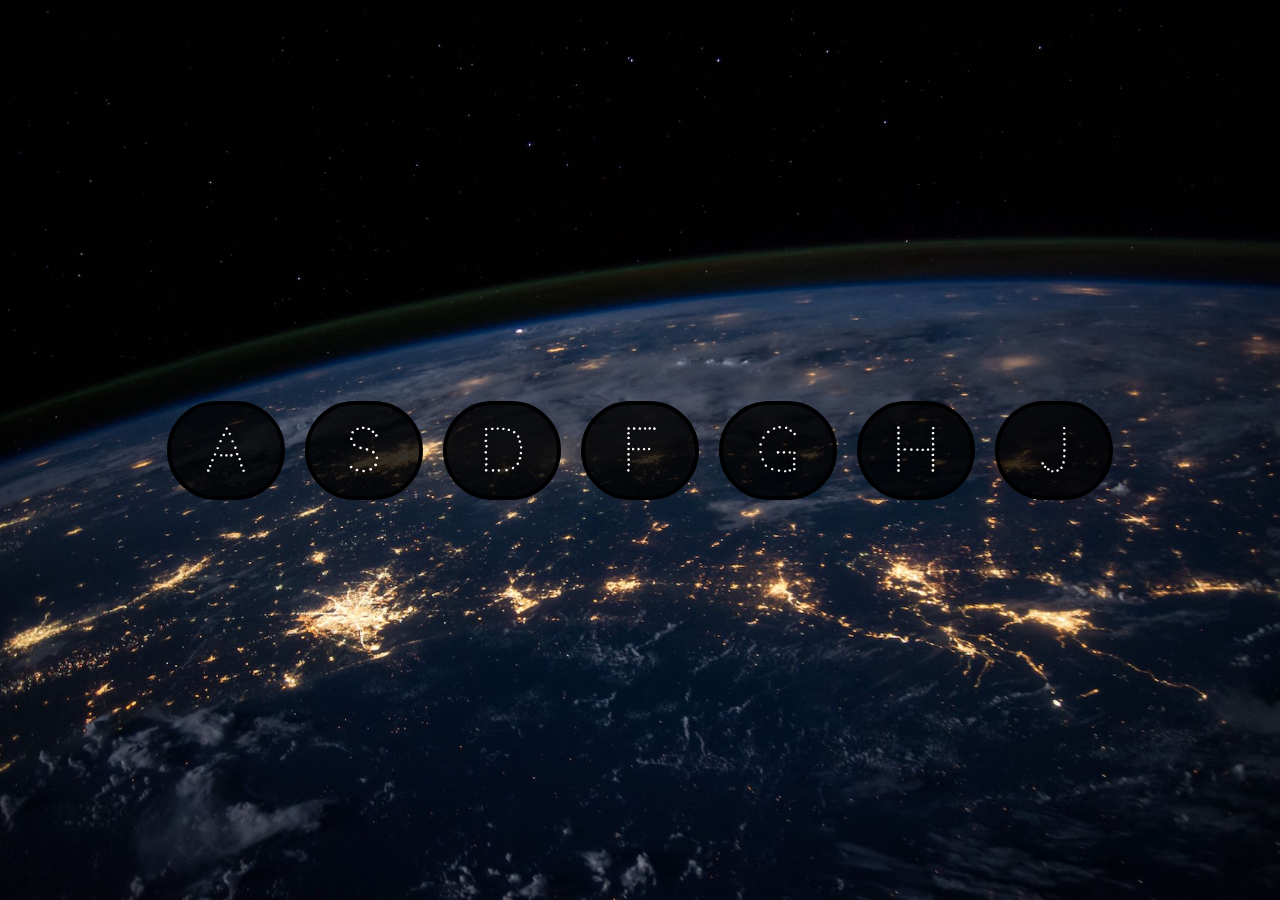
<file: 01--Space-Drumkit/index.html>
<!DOCTYPE html>
<html lang="en" dir="ltr">

<head>
  <meta charset="utf-8">
  <title>JavaScript30 • Day O1 • Space Drumkit</title>
  <link rel="stylesheet" href="style.css">
  <link href="https://fonts.googleapis.com/css?family=Codystar&display=swap" rel="stylesheet">
  <!--  <script src="script.js"></script>-->
</head>

<body>
  <div class="keys">
    <div data-key="65" class="key">
      <kbd>A</kbd>
    </div>
    <div data-key="83" class="key">
      <kbd>S</kbd>
    </div>
    <div data-key="68" class="key">
      <kbd>D</kbd>

    </div>
    <div data-key="70" class="key">
      <kbd>F</kbd>
    </div>
    <div data-key="71" class="key">
      <kbd>G</kbd>
    </div>
    <div data-key="72" class="key">
      <kbd>H</kbd>
    </div>
    <div data-key="74" class="key">
      <kbd>J</kbd>
    </div>
  </div>

  <audio data-key="65" src="audio/01-intro.mov"></audio>
  <audio data-key="83" src="audio/02-intro.mov"></audio>
  <audio data-key="68" src="audio/03-drums.mov"></audio>
  <audio data-key="70" src="audio/04-rising.mov"></audio>
  <audio data-key="71" src="audio/05-rising.mov"></audio>
  <audio data-key="72" src="audio/06-rising.mov"></audio>
  <audio data-key="74" src="audio/07-closing.mov"></audio>

  <script>
    function removeTransition(e) {
      if (e.propertyName !== 'transform') return;
      e.target.classList.remove('playing');
    }

    function playSound(e) {
      const audio = document.querySelector(`audio[data-key="${e.keyCode}"]`);
      const key = document.querySelector(`div[data-key="${e.keyCode}"]`);
      if (!audio) return;

      key.classList.add('playing');
      audio.currentTime = 0;
      audio.play();
    }

    const keys = Array.from(document.querySelectorAll('.key'));
    keys.forEach(key => key.addEventListener('transitionend', removeTransition));
    window.addEventListener('keydown', playSound);
  </script>

</body>

</html>
</file>
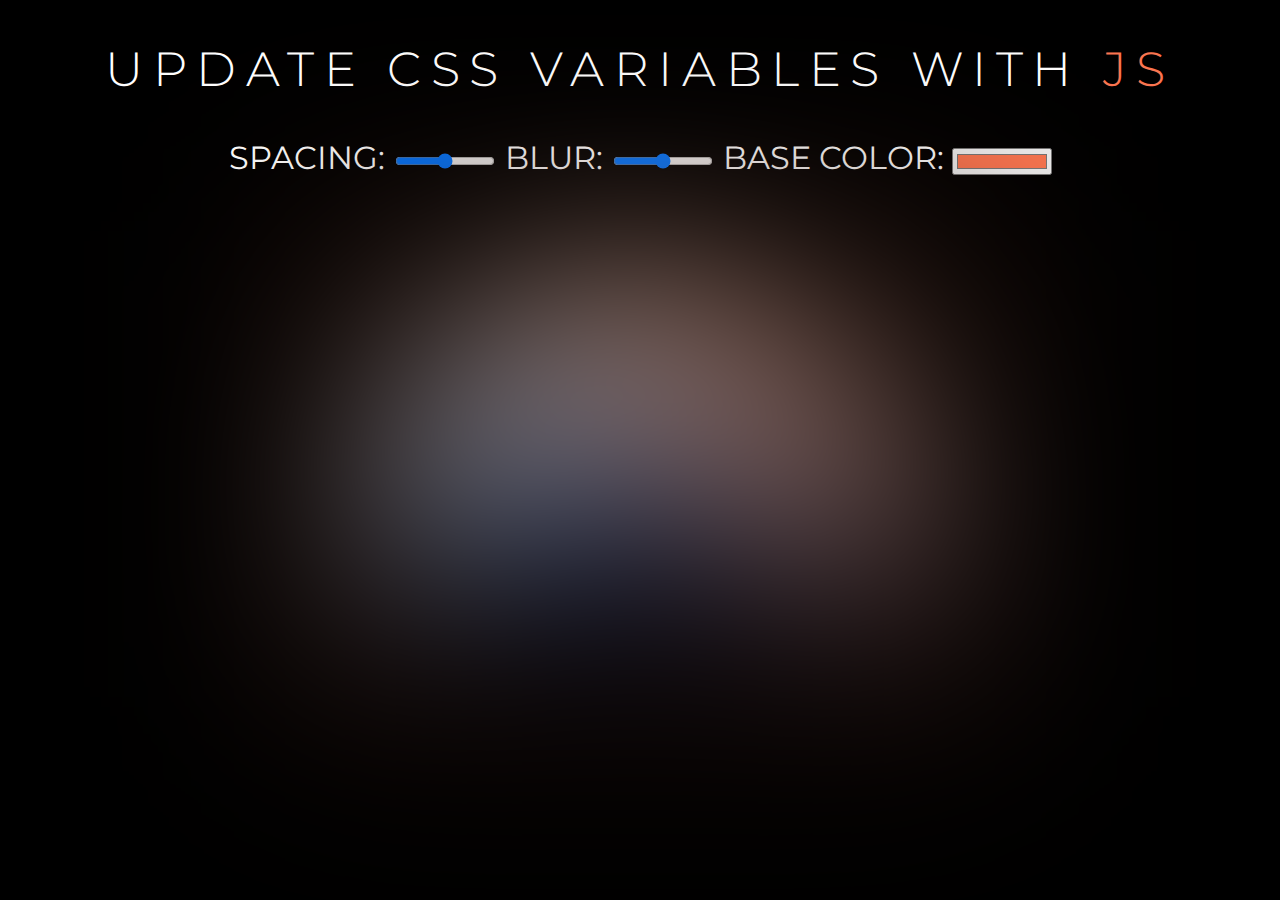
<file: 03--CSS-Variables/index.html>
<!DOCTYPE html>
<html lang="en" dir="ltr">

<head>
  <meta charset="utf-8">
  <title>Scoped CSS Variables and JS</title>

  <link rel="stylesheet" href="style.css">
  <link href="https://fonts.googleapis.com/css?family=Montserrat:300,400&display=swap" rel="stylesheet">

</head>

<body>

  <h2> Update CSS Variables with <span class="hl">JS</span></h2>

  <div class="controls">
    <label for="spacing">Spacing:</label>
    <input type="range" name="spacing" min="0" max="200" data-sizing="px" />
    <!-- We add the data-sizing option so we can specify that the values are in pixels -->

    <label for="blue">Blur:</label>
    <input type="range" name="blur" min="0" max="200" data-sizing="px" />

    <label for="base">Base Color:</label>
    <input type="color" name="base" value="#fa7550" />

    <img src="jupiter.jpg" />

  </div>

  <script>
    //Grabbing control inputs in the whole document and putting them into a variable. This returns a Node list (≠ array).
    const inputs = document.querySelectorAll('.controls input');


    function handleUpdate() {
      //"dataset" is an object that contains all the data attributes of this specific element.
      const suffix = this.dataset.sizing || '';

      document.documentElement.style.setProperty(`--${this.name}`, this.value + suffix)


    }

    //Listening for a change event in each of the inputs, looping over each one with an arrow function.
    inputs.forEach(input => input.addEventListener('change', handleUpdate))
    //This means we are listening for the 'change' event, and then calling handleUpdate.

    inputs.forEach(input => input.addEventListener('mousemove', handleUpdate))
    //Ensures the input is detected while you drag it with the mouse.
  </script>


</body>

</html>
</file>
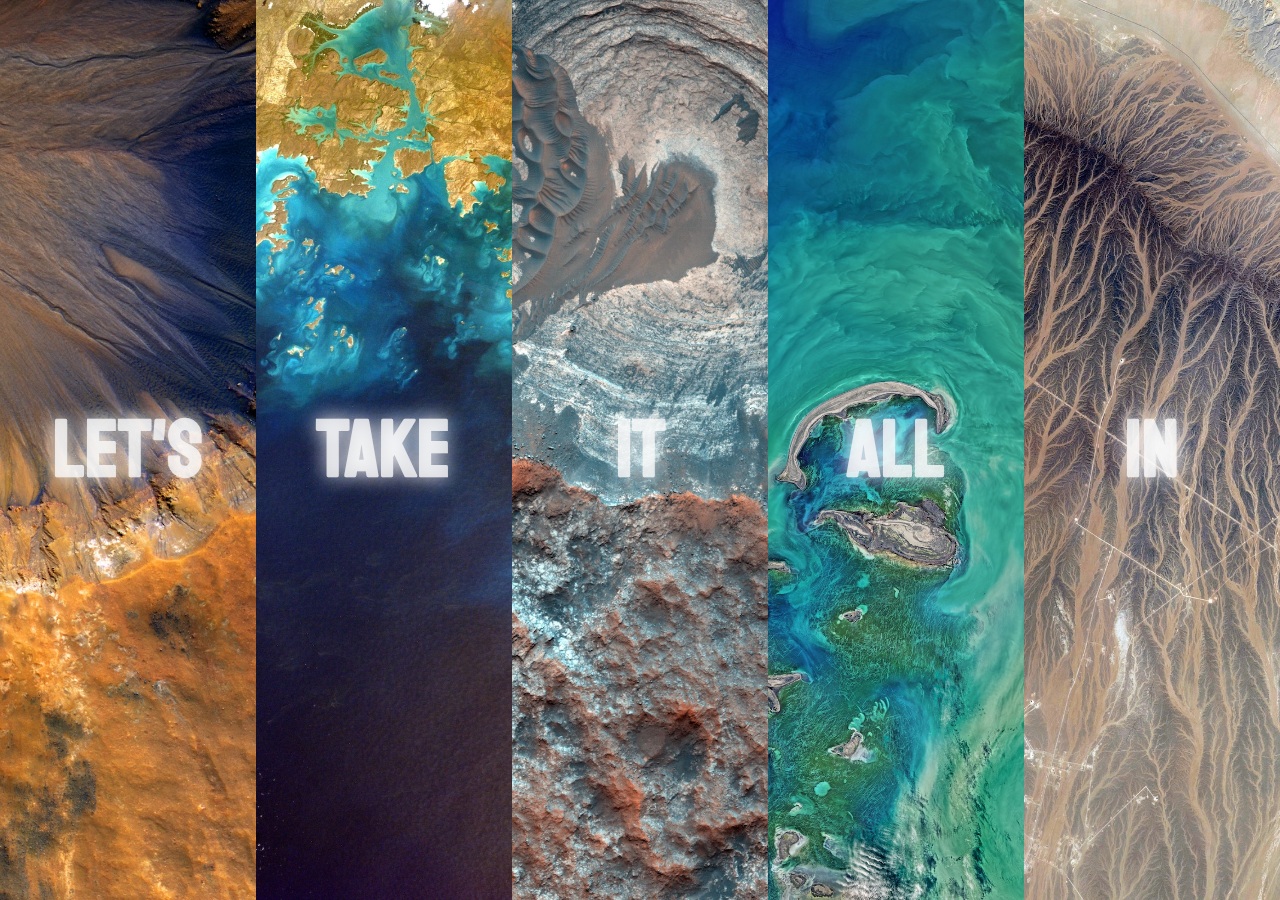
<file: 05--Flex-Panels-Image-Gallery/index.html>
<!DOCTYPE html>
<html lang="en">
<head>
    <meta charset="UTF-8">
    <meta name="viewport" content="width=device-width, initial-scale=1.0">
    <meta http-equiv="X-UA-Compatible" content="ie=edge">
    
    <link rel="stylesheet" href="style.css">
    <link href="https://fonts.googleapis.com/css?family=Staatliches&display=swap" rel="stylesheet">

    <title>Flex Gallery</title>

</head>

<body>

    <div class="panels">

        <div class="panel panel1">
            <p>Hey</p>
            <p>Let's</p>
            <p>Dance</p>
        </div>

        <div class="panel panel2">
            <p>Give</p>
            <p>Take</p>
            <p>Receive</p>
        </div>

        <div class="panel panel3">
            <p>Experience</p>
            <p>It</p>
            <p>Today</p>
        </div>

        <div class="panel panel4">
            <p>Give</p>
            <p>All</p>
            <p>You can</p>
        </div>

        <div class="panel panel5">
            <p>Life</p>
            <p>In</p>
            <p>Motion</p>
        </div>

    </div>

    <script>
        //Grabbing all panels on the page
        const panels = document.querySelectorAll('.panel');

        //Creating a function that toggled the class .open into each panel. 
        function toggleOpen(){
            this.classList.toggle('open');
        }

        function toggleActive(e){

            //Will ensure the toggle happens only at the transitionend of the flex grow event. 
            if(e.propertyName.includes('flex')){
                this.classList.toggle('open-active');
            }

        }

        //Take each of the panels, loop over each one of them, listen for a click on each one of them, and then apply the function when it does.  
        panels.forEach(panel => panel.addEventListener('click', toggleOpen));

        //Same as above, but listening to the end of a transition.
        panels.forEach(panel => panel.addEventListener('transitionend', toggleActive));

    </script>
</body>
</html>
</file>
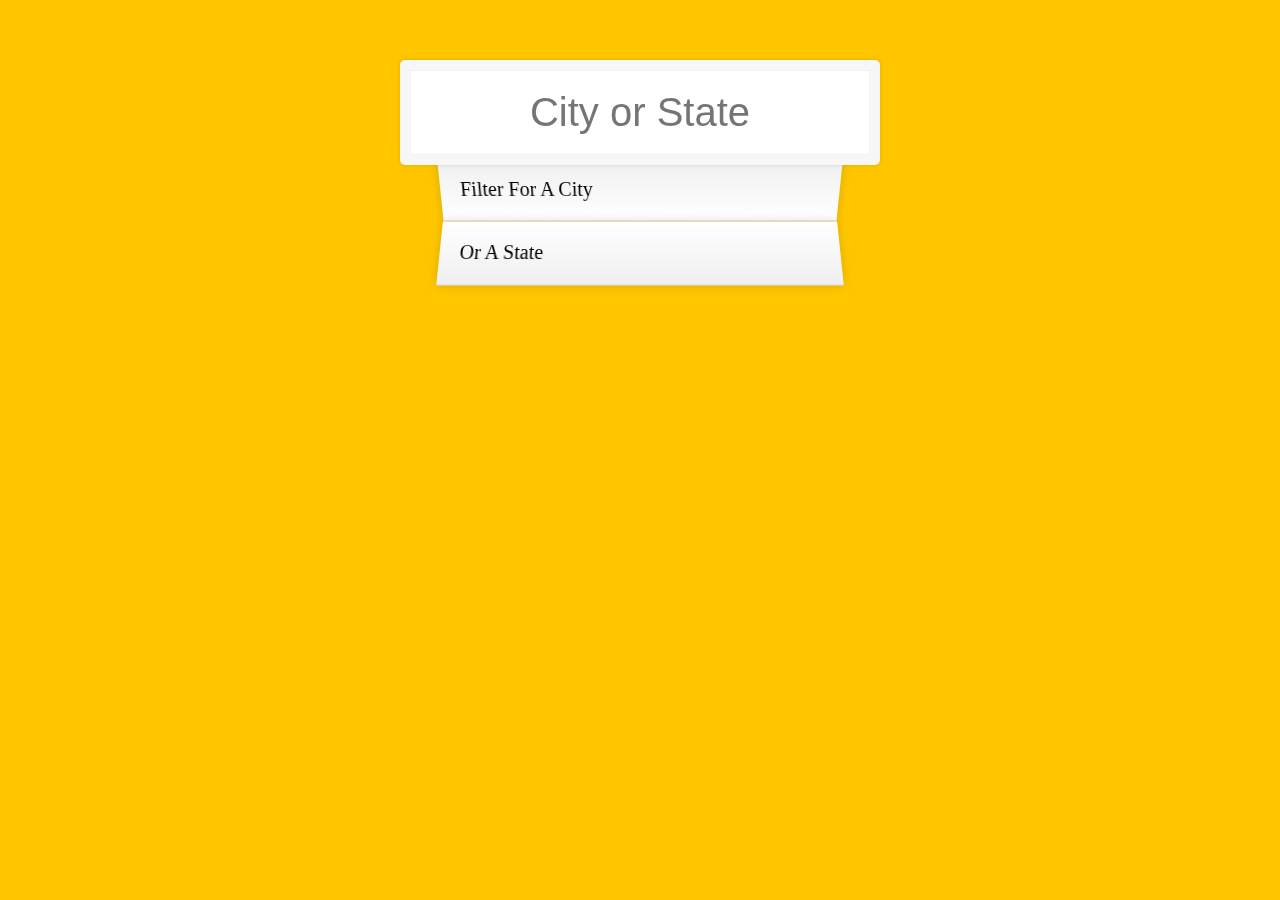
<file: 06--Ajax-Type-Ahead/index.html>
<!DOCTYPE html>
<html lang="en">
<head>
  <meta charset="UTF-8">
  <title>Cities List</title>
  <link rel="stylesheet" href="style.css">
</head>
<body>

  <form class="search-form">
    <input type="text" class="search" placeholder="City or State">
    <ul class="suggestions">
      <li>Filter for a city</li>
      <li>or a state</li>
    </ul>
  </form>
<script>
const endpoint = 'https://gist.githubusercontent.com/Miserlou/c5cd8364bf9b2420bb29/raw/2bf258763cdddd704f8ffd3ea9a3e81d25e2c6f6/cities.json';

const cities = [];

fetch(endpoint)
.then (blob => blob.json())
.then(data => cities.push(...data))

function findMatches(wordToMatch, cities)
{
    return cities.filter(place => {
        //Finding out if the city or state matches the user's input. 
        const regex = new RegExp(wordToMatch, 'gi');
        //Placing variable into a regular expressions. 'g' = global, 'i' = (case) insensitive

        return place.city.match(regex) || place.state.match(regex);
        //returning city or state that matches our regular expression. 
    })
}

function numberWithCommas(x) {
  return x.toString().replace(/\B(?=(\d{3})+(?!\d))/g, ',');
}

function displayMatches(){
    const matchArray = findMatches(this.value, cities);
    
    const html = matchArray.map(place => {
       
       //Finding the typed in value wiht a RegEx and replacing it with highlighted text. 
        const regex= new RegExp(this.value, 'gi');

        const cityName = place.city.replace(regex, `<span class ="hl">${this.value}</span>`);

        const stateName = place.state.replace(regex, `<span class ="hl">${this.value}</span>`);

        return `
            <li>
                 <span class="name">${cityName},${stateName}</span>
                 <span class="population"> ${numberWithCommas(place.population)}</span>
            </li>
        `;
    }).join('');
    //Turning it from an array with multipme items into a single string.

    suggestions.innerHTML = html;
}

const searchInput = document.querySelector('.search');
const suggestions = document.querySelector('.suggestions');

searchInput.addEventListener('change', displayMatches);
searchInput.addEventListener('keyup', displayMatches)



</script>
</body>
</html>
</file>
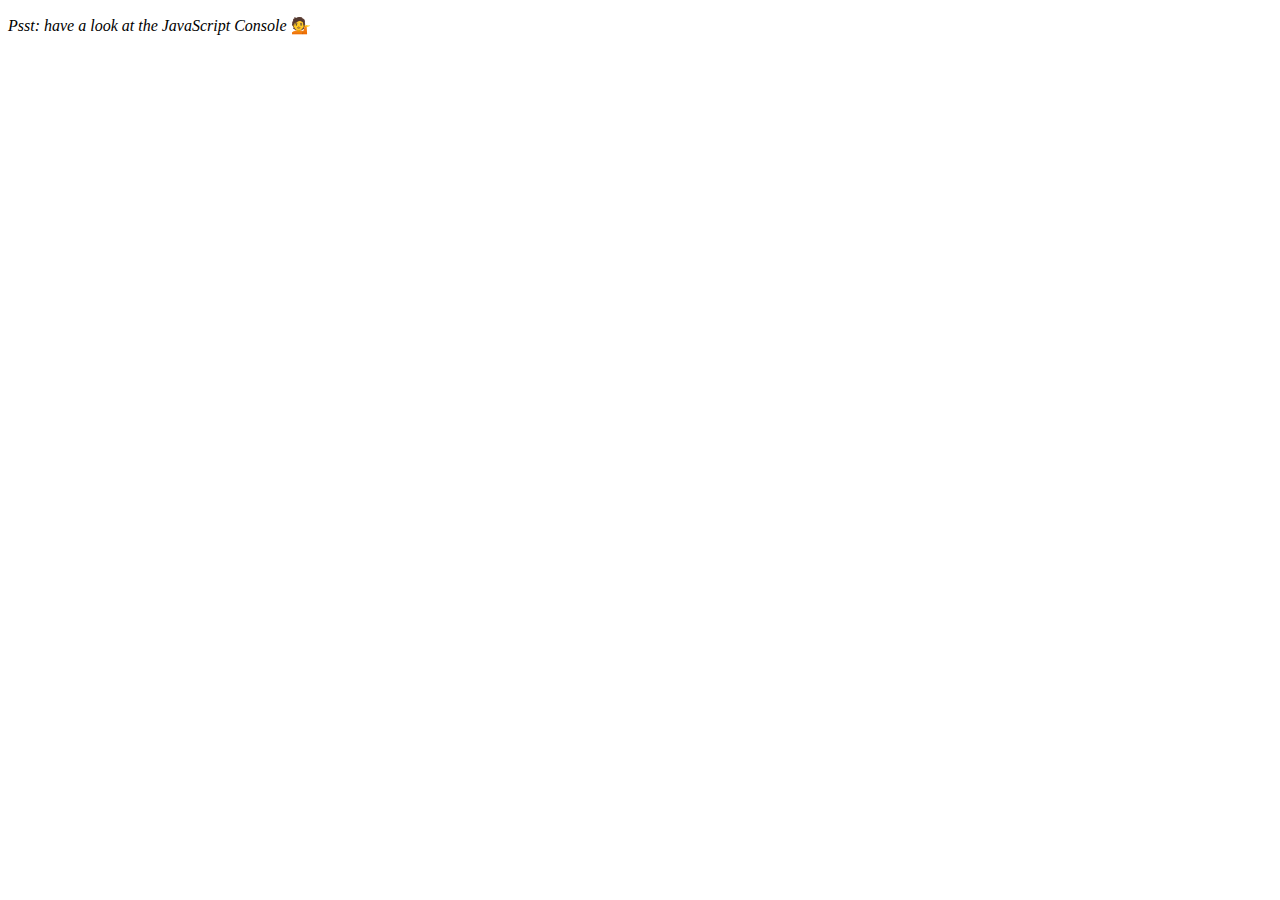
<file: 07_Array_Cardio_2/index.html>
<!DOCTYPE html>
<html lang="en">

<head>
    <meta charset="UTF-8">
    <title>Array Cardio 💪💪</title>
</head>

<body>
    <p><em>Psst: have a look at the JavaScript Console</em> 💁</p>
    <script>
        // ## Array Cardio Day 2
        const people = [
            { name: 'Wes', year: 1988 },
            { name: 'Kait', year: 1986 },
            { name: 'Irv', year: 1970 },
            { name: 'Lux', year: 2015 }
        ];
        const comments = [
            { text: 'Love this!', id: 523423 },
            { text: 'Super good', id: 823423 },
            { text: 'You are the best', id: 2039842 },
            { text: 'Ramen is my fav food ever', id: 123523 },
            { text: 'Nice Nice Nice!', id: 542328 }
        ];

        // Array.prototype.some() - Is at least one person 19 or older?
        //Will check is some items in an array meet a certain criteria.

        // const isAdult = people.some(function (person) {
        //     const currentYear = (new Date()).getFullYear();
        //     if (currentYear - person.year >= 19) { return true; }
        // });

        const isAdult = people.some(person => (new Date()).getFullYear() - person.year >= 19);

        // Array.prototype.every() - Is everyone 19 or older?
        //Will check if every item in an array meets a certain criteria.
        const allAdults = people.every(person => (new Date()).getFullYear() - person.year >= 19);

        // Array.prototype.find() - Find the comment with the ID of 823423
        // Find is like filter, but instead returns just the one you are looking for
        const comment = comments.find(comment => (comment.id === 823423));

        // Array.prototype.findIndex() - Delete the comment with the ID of 823423
        //Finds where something is inside of the array.
        const index = comments.findIndex(comment => comment.id === 823423);
        console.log(index);

        //To remove that index from the array, you can splice it as such: 
        //comments.splice(index, 1);
        //Or you can make a new array which uses slices of the old one 
        const newComments = [
            ...comments.slice(0, index),
            ...comments.slice(index + 1)
        ];
    </script>
</body>

</html>
</file>
<file: 01--Space-Drumkit/style.css>
:root {
  --black: 0, 0, 0;
  --accentColor: white;
}

html {
  font-size: 10px;
  background: url("nasa.jpg") bottom center;
  background-size: cover;
}

body, html {
  margin: 0;
  padding: 0;
  font-family: sans-serif;
}

.keys {
  display: flex;
  flex: 1;
  min-height: 100vh;
  align-items: center;
  justify-content: center;
}

.key {
  border: .4rem solid rgba(var(--black), 1);
  border-radius: 10rem;
  margin: 1rem;
  font-size: 1.5rem;
  padding: 1rem .5rem;
  transition: all 1s ease;
  width: 10rem;
  text-align: center;
  color: white;
  background: rgba(var(--black), 0.8);
  text-shadow: 0 0 .5rem rgba(var(--black), 0.5);
}

.playing {
  transform: scale(1.1);
  border-color: var(--accentColor);
  box-shadow: 0 0 1rem var(--accentColor);
}

kbd {
  display: block;
  font-size: 6rem;
  font-family: 'Codystar', sans-serif;
}

.sound {
  font-size: 1.2rem;
  text-transform: uppercase;
  letter-spacing: .1rem;
  color: white;
}
</file>
<file: 03--CSS-Variables/style.css>
/*Note: the variable titles are the same as the "name" attributes on our html tags*/
:root {
  --base: #fa7550;
  --spacing: 10px;
  --blur: 100px;
}

img {
  margin-top: 2em;
  padding: var(--spacing);
  background: var(--base);
  filter: blur(var(--blur));
}

.hl {
  color: var(--base);
}

body {
  text-align: center;
  background: black;
  color: white;
  font-family: 'Montserrat', sans-serif;
  font-size: 2em;
  text-transform: uppercase;
}

h2 {
  font-weight: 300;
  letter-spacing: 0.2em;
}

.controls {
  margin-bottom: 50px;
}

input {
  width: 100px;
}
</file>
<file: 05--Flex-Panels-Image-Gallery/style.css>
html {
    box-sizing: border-box;
    font-size: 1rem;
  }
  
  body {
    margin: 0;
  }
  
  *, *:before, *:after {
    box-sizing: inherit;
  }

  .panels {
    display:flex;
    /*We are using flexbox*/

    min-height: 100vh;
    overflow: hidden;
  }

  .panel {
    flex: 1;
    /*This means that each of them will be evenly distributed*/
    justify-content: center;
    align-items: center;

    /*In CSS an element can be both a flex item and a flex container*/
    display:flex;
    flex-direction:column;
 
    color:rgba(250, 250, 250, 0.8);
    text-align: center;


    /* Safari transitionend event.propertyName === flex */
    /* Chrome + FF transitionend event.propertyName === flex-grow */
    transition:
      font-size 0.7s cubic-bezier(0.61,-0.19, 0.7,-0.11),
      flex 0.7s cubic-bezier(0.61,-0.19, 0.7,-0.11),
      background 0.2s;
    
    font-size: 20px;
    background-size: cover;
    background-position: center;

}

.panel1 { background-image:url("gallery/nasa-a.jpg"); }
.panel2 { background-image:url("gallery/nasa-b.jpg"); }
.panel3 { background-image:url("gallery/nasa-c.jpg"); }
.panel4 { background-image:url("gallery/nasa-d.jpg"); }
.panel5 { background-image:url("gallery/nasa-e.jpg"); }

/*These are each of the flex panels children*/
.panel > * {
    flex: 1 0 auto;

    /*We are nesting flexboxes inside each other to get a really neat alignment of things*/
    display:flex;
    justify-content:center;
    align-items:center;

    margin: 0;
    width: 100%;
    transition: transform 0.5s;
}

/*Selecting each of the first and last children of the panel element and placing them outside the page.*/
.panel > *:first-child{ transform:translateY(-100%);
}
.panel > *:last-child{
    transform:translateY(100%);
}

/*When the panel has a class of open-active, remove that translate*/
.panel.open-active > *:first-child{
    transform:translateY(0);
}
.panel.open-active > *:last-child{
    transform:translateY(0);
}

.panel p {
text-transform: uppercase;
font-family: 'Staatliches', cursive;
font-weight: bold;

text-shadow: 
0 0 20px white;

font-size: 2em;
}
  
.panel p:nth-child(2) {
font-size: 4em;
}

.panel.open {
    /*When the panel has a class of open, it'll take 5 times the amount of extra room as the other panels in the flex box.*/
    flex: 5;
    font-size: 40px;
}
</file>
<file: 06--Ajax-Type-Ahead/style.css>
html {
    box-sizing: border-box;
    background: #ffc600;
    font-family: 'helvetica neue';
    font-size: 20px;
    font-weight: 200;
  }
  
  *, *:before, *:after {
    box-sizing: inherit;
  }
  
  input {
    width: 100%;
    padding: 20px;
  }
  
  .search-form {
    max-width: 400px;
    margin: 50px auto;
  }
  
  input.search {
    margin: 0;
    text-align: center;
    outline: 0;
    border: 10px solid #F7F7F7;
    width: 120%;
    left: -10%;
    position: relative;
    top: 10px;
    z-index: 2;
    border-radius: 5px;
    font-size: 40px;
    box-shadow: 0 0 5px rgba(0, 0, 0, 0.12), inset 0 0 2px rgba(0, 0, 0, 0.19);
  }
  
  .suggestions {
    margin: 0;
    padding: 0;
    position: relative;
    /*perspective: 20px;*/
  }
  
  .suggestions li {
    background: white;
    list-style: none;
    border-bottom: 1px solid #D8D8D8;
    box-shadow: 0 0 10px rgba(0, 0, 0, 0.14);
    margin: 0;
    padding: 20px;
    transition: background 0.2s;
    display: flex;
    justify-content: space-between;
    text-transform: capitalize;
  }
  
  .suggestions li:nth-child(even) {
    transform: perspective(100px) rotateX(3deg) translateY(2px) scale(1.001);
    background: linear-gradient(to bottom,  #ffffff 0%,#EFEFEF 100%);
  }
  
  .suggestions li:nth-child(odd) {
    transform: perspective(100px) rotateX(-3deg) translateY(3px);
    background: linear-gradient(to top,  #ffffff 0%,#EFEFEF 100%);
  }
  
  span.population {
    font-size: 15px;
  }
  
  .hl {
    background: #ffc600;
  }
</file>
